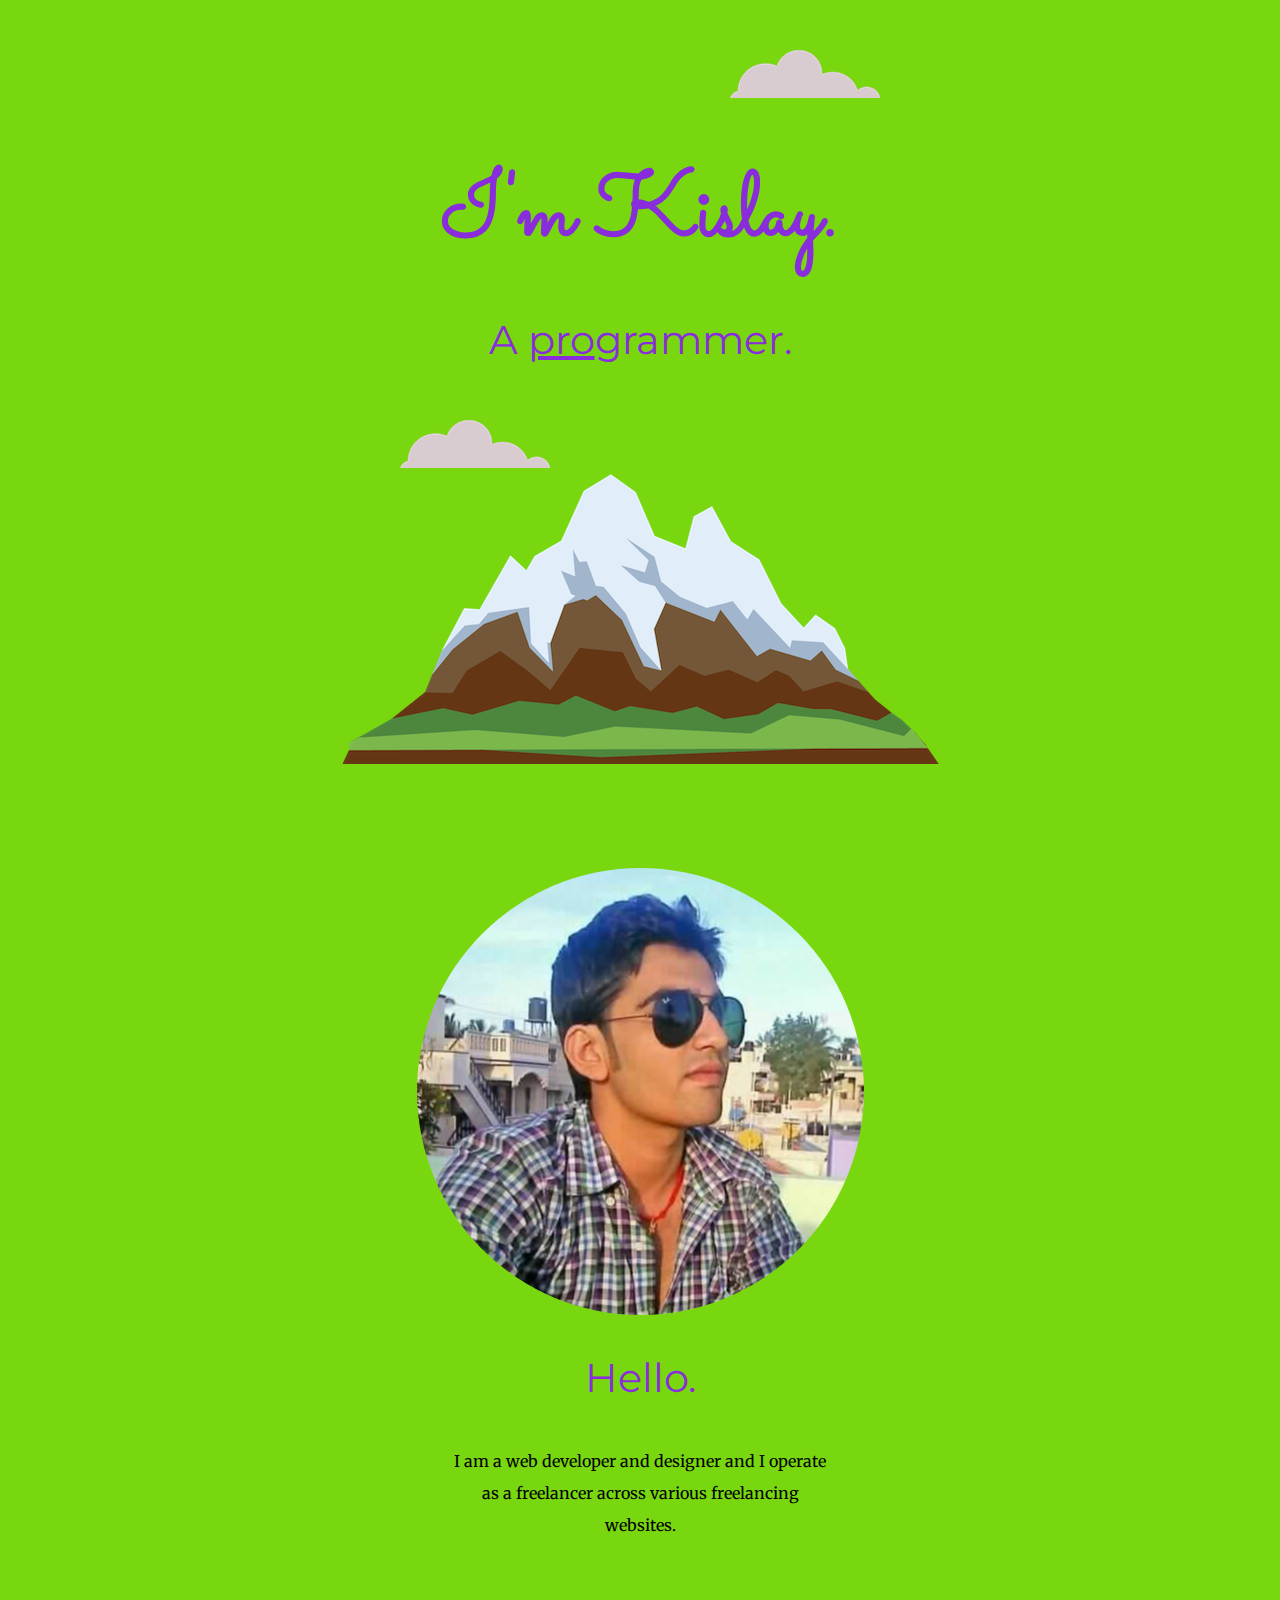
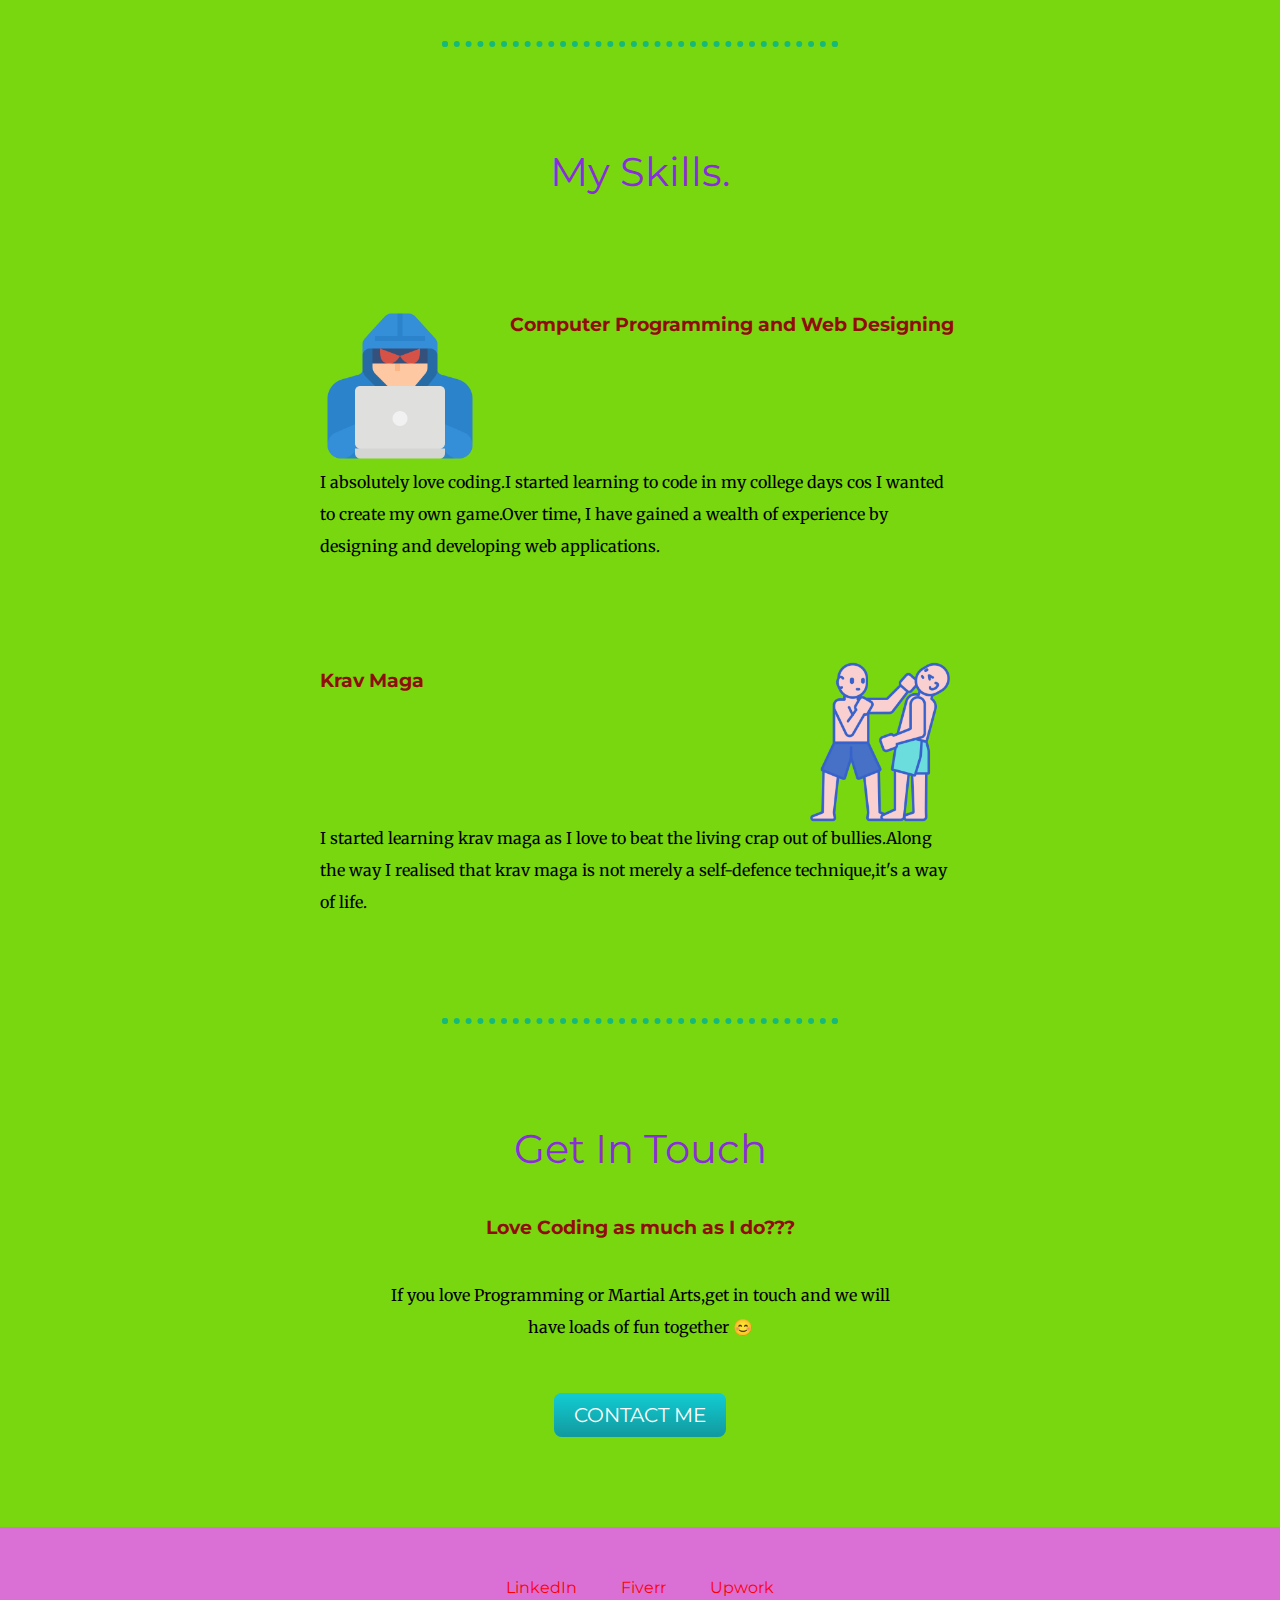
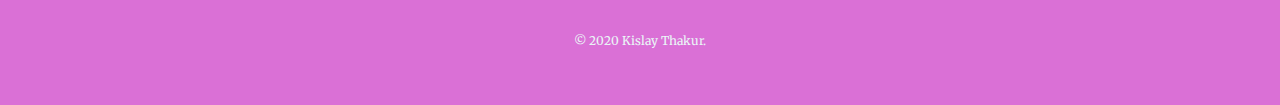
<file: index.html>
<!DOCTYPE html>
<html lang="en" dir="ltr">
  <head>
    <meta charset="utf-8">
    <title>Site Of Thakur</title>
    <link rel="stylesheet" href="css/styles.css" />
    <link rel="icon" href="favicon.ico" />
    <link rel="preconnect" href="https://fonts.gstatic.com">
<link href="https://fonts.googleapis.com/css2?family=Merriweather:ital,wght@0,300;0,400;0,700;0,900;1,300;1,400;1,700;1,900&family=Montserrat:ital,wght@0,100;0,200;0,300;0,400;0,500;0,600;0,700;0,800;0,900;1,100;1,200;1,300;1,400;1,500;1,600;1,700;1,800;1,900&family=Sacramento&display=swap" rel="stylesheet">
  </head>
  <body>
    <div class="top-container">
      <img class="top-cloud" src="images/cloud.png" />
      <h1>I'm Kislay.</h1>
      <h2>
        A <span class="pro">pro</span>grammer.
      </h2>
      <img class="bottom-cloud" src="images/cloud.png" />
      <img src="images/mountain.png" />
    </div>
    <div class="middle-container">
      <div class="profile">
        <img src="images/Thakur1.png" alt="Kislay-image">
        <h2>Hello.</h2>
        <p class="intro">I am a web developer and designer and I operate as a freelancer across various freelancing websites.</p>
      </div>
      <hr>
      <div class="skills">
        <h2>My Skills.</h2>
        <div class="skill-row">
          <img class="hack" src="images/hacker.png" alt="">
          <h3>Computer Programming and Web Designing</h3>
          <p class="code-skill-description">I absolutely love coding.I started learning to code in my college days cos I wanted to create my own game.Over time, I have gained a wealth of experience by designing and developing web applications.</p>
        </div>
        <div class="skill-row">
          <img class="krav" src="images/krav-maga.png" alt="">
          <h3>Krav Maga</h3>
          <p class="krav-maga-skill-description">I started learning krav maga as I love to beat the living crap out of bullies.Along the way I realised that krav maga is not merely a self-defence technique,it's a way of life.</p>
        </div>
      </div>
      <hr>
      <div class="contact-me">
        <h2>Get In Touch</h2>
        <h3>Love Coding as much as I do???</h3>
        <p class="contact-message">If you love Programming or Martial Arts,get in touch and we will have loads of fun together 😊</p>
        <a class="btn" href="mailto:kislaythakur007@gmail.com">CONTACT ME</a>
      </div>
    </div>


    <div class="bottom-container">
      <a class="footer-link" href="https://www.linkedin.com/">LinkedIn</a>
      <a class="footer-link" href="https://www.fiverr.com/">Fiverr</a>
      <a class="footer-link" href="https://www.upwork.com/">Upwork</a>
      <p class="copyright">© 2020 Kislay Thakur.</p>
    </div>
  </body>
</html>
</file>
<file: css/styles.css>
body{
  background-color: #79d70f;
  margin: 0;
  text-align: center;
  font-family: 'Merriweather',serif;
}
h1{
  color: #892cdc;
  font-size: 5.625rem;
  margin: 50px auto 0 auto;
  font-family: 'Sacramento',cursive;
}
h2{
  font-weight: normal;
    color: #892cdc;
  font-size: 2.5rem;
  font-family: 'Montserrat',sans-serif;
  padding-bottom: 10px;
}
h3{
    color: #900d0d;
    font-family: 'Montserrat',sans-serif;
}
.top-container{
  background-color: #79d70f;
  position: relative;
  padding-top: 100px;
}
.middle-container{
background-color: #79d70f;
margin: 100px 0;
}
.bottom-container{
background-color: orchid;
padding: 50px 0 20px;
}
.skill-row{
width: 50%;
margin: 100px auto 100px auto;
text-align: left;
line-height: 2;
}
p{
  line-height: 2;
}
hr{
  border: dotted #17b978 6px;
  border-bottom: none;
  width: 30%;
  margin: 100px auto;
}
a{
  color: red;
  font-family: 'Montserrat',sans-serif;
  margin: 10px 20px;
  text-decoration: none;
}
a:hover{
  color: #EAF6F6;
}
.pro{
  text-decoration: underline;
}
.intro{
  width: 30%;
  margin: auto;
}
.contact-message{
  width: 40%;
  margin: 40px auto 60px;
}
.bottom-cloud{
  position: absolute;
  left: 400px;
  bottom: 300px;
}
.top-cloud{
  position: absolute;
  right: 400px;
  top: 50px;
}
.hack{
  width: 25%;
  float: left;
  margin-right: 30px;
}
.krav{
  width: 25%;
  float: right;
  margin-left: 30px;
}
.code-skill-description{
  clear: left;
}
.krav-maga-skill-description{
  clear: right;
}
.btn {
  background: #11cdd4;
  background-image: -webkit-linear-gradient(top, #11cdd4, #11999e);
  background-image: -moz-linear-gradient(top, #11cdd4, #11999e);
  background-image: -ms-linear-gradient(top, #11cdd4, #11999e);
  background-image: -o-linear-gradient(top, #11cdd4, #11999e);
  background-image: linear-gradient(to bottom, #11cdd4, #11999e);
  -webkit-border-radius: 8;
  -moz-border-radius: 8;
  border-radius: 8px;
  font-family: 'Montserrat',sans-serif;
  color: #ffffff;
  font-size: 20px;
  padding: 10px 20px 10px 20px;
  text-decoration: none;
}
.btn:hover {
  background: #30e3cb;
  background-image: -webkit-linear-gradient(top, #30e3cb, #2bc4ad);
  background-image: -moz-linear-gradient(top, #30e3cb, #2bc4ad);
  background-image: -ms-linear-gradient(top, #30e3cb, #2bc4ad);
  background-image: -o-linear-gradient(top, #30e3cb, #2bc4ad);
  background-image: linear-gradient(to bottom, #30e3cb, #2bc4ad);
  text-decoration: none;
}
.copyright{
  color: #EAF6F6;
  font-size: 0.75rem;
  padding: 20px 0;
}
</file>
